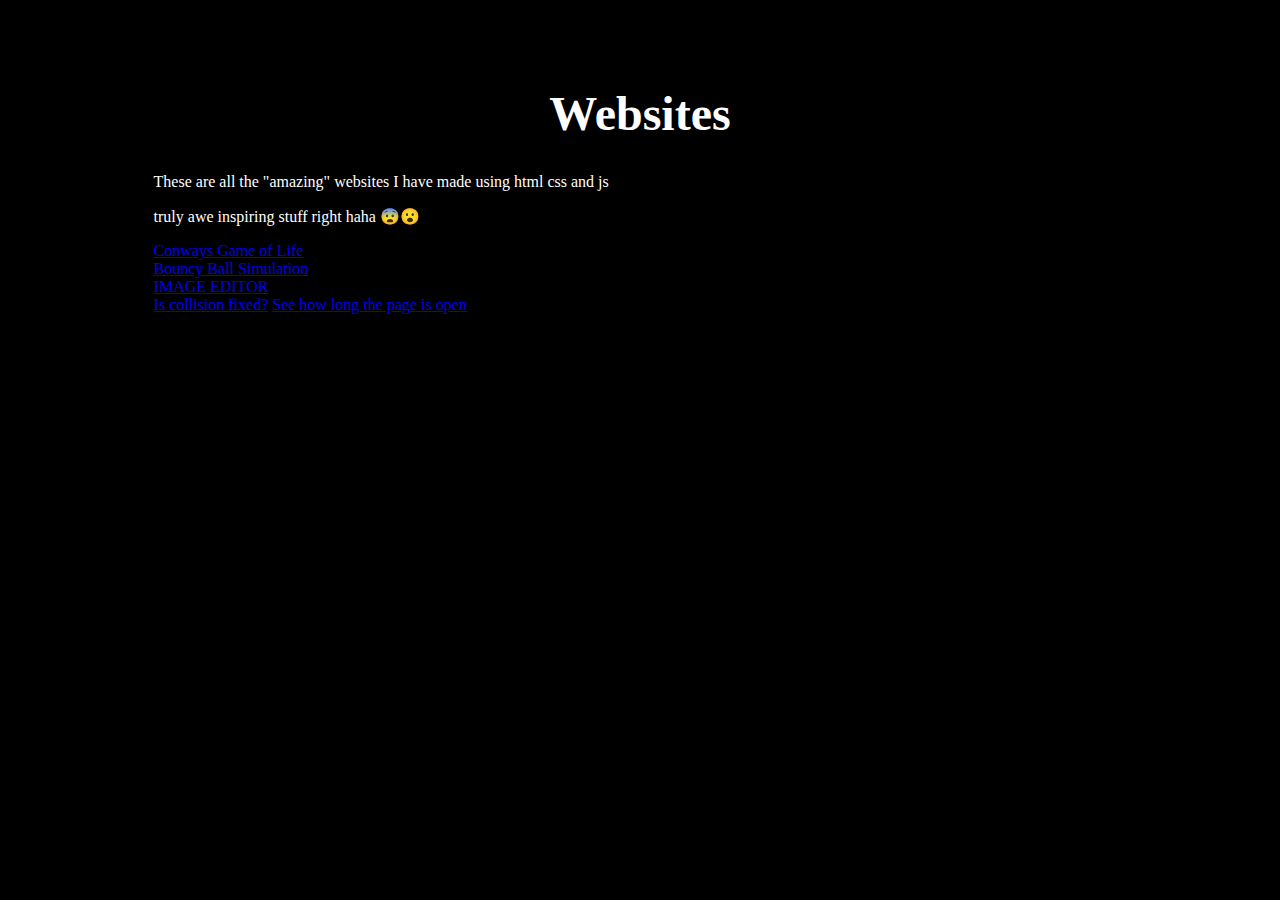
<file: index.html>
<!DOCTYPE html>

<head>
    <title>Polegonz</title>
    <link href="./style.css" rel="stylesheet" />
</head>

<body>
    <br> <br> <br>
    <h1>Websites</h1>

    <p>These are all the "amazing" websites I have made using html css and js</p>
    <p>truly awe inspiring stuff right haha 😨😮</p>

    <a href="./Conway/Index.html">Conways Game of Life</a> <br>
    <a href="./Bouncy/Main.html">Bouncy Ball Simulation</a> <br>
    <a href="./Image Editor/editor.html">IMAGE EDITOR</a> <br>
    <a href="./iscolfixed/main.html">Is collision fixed?</a>

    <a href="./BackgroundTimer/index.html">See how long the page is open</a>
</body>
</file>
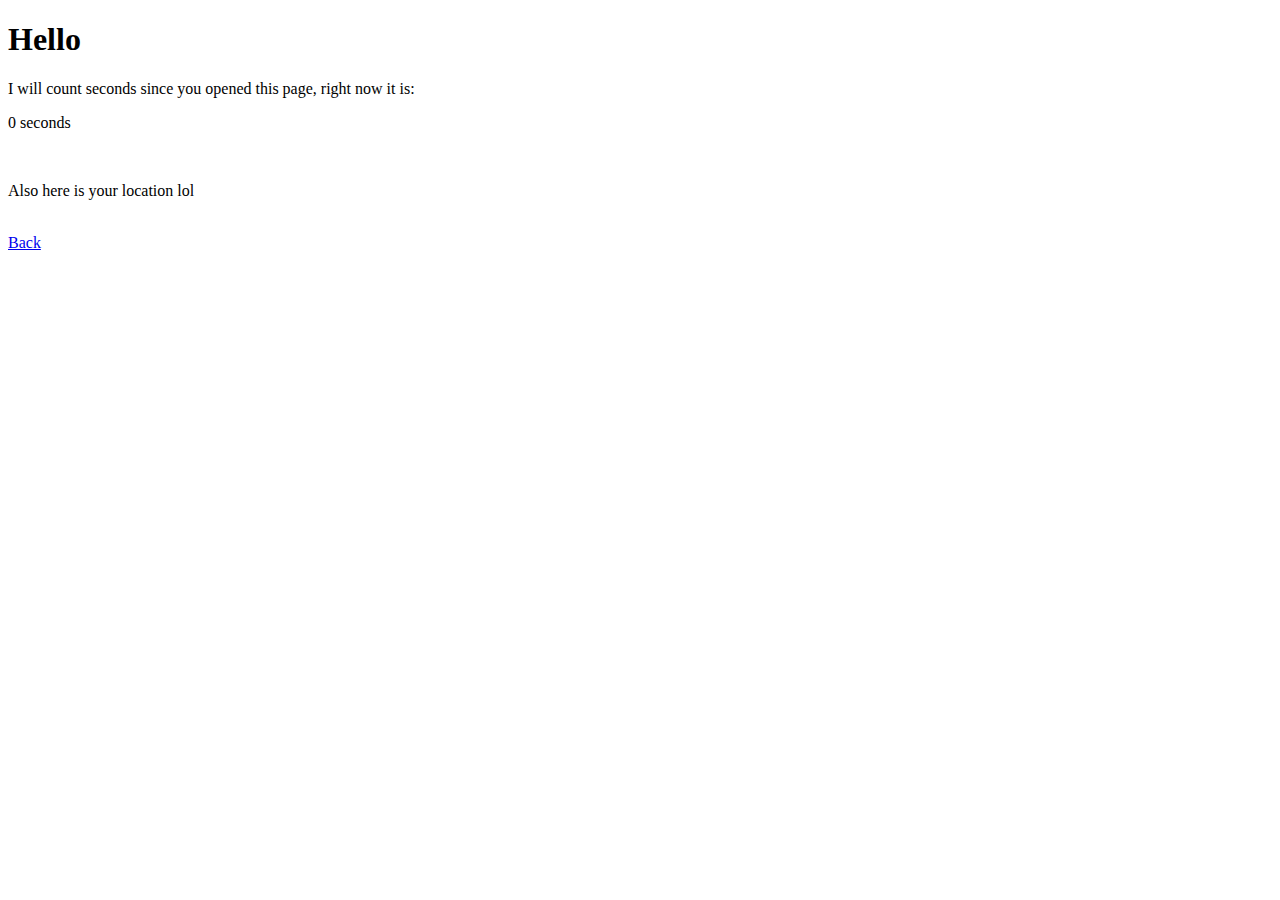
<file: BackgroundTimer/index.html>
<!DOCTYPE html>
<html lang="en">
<head>
    <meta charset="UTF-8">
    <meta name="viewport" content="width=device-width, initial-scale=1.0">
    <title>Background Timer</title>
</head>
<body>
    <h1>Hello</h1>
    <p>I will count seconds since you opened this page, right now it is:</p>
    <p id="seconds">0 seconds</p>
    <br>
    <p>Also here is your location lol</p>
    <p id="demo"></p>


    <br><a href="/index.html">Back</a>
</body>

<script src="./time.js"></script>
</html>
</file>
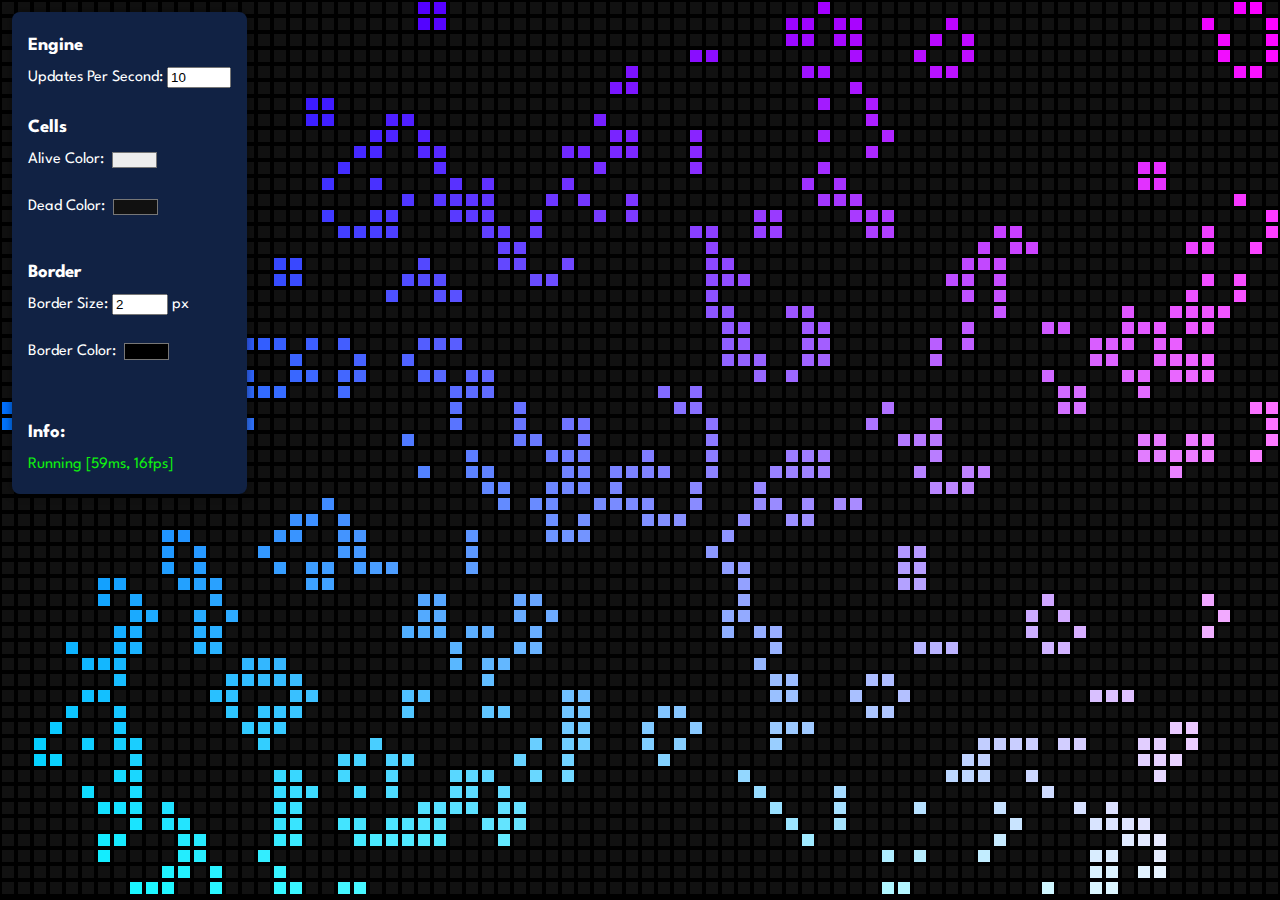
<file: Conway/Index.html>
<!DOCTYPE html>

<head>
    <title>Conways Game of life</title>
    <link href="./style.css" rel="stylesheet" />
    <link href='https://fonts.googleapis.com/css?family=League Spartan' rel='stylesheet'>
</head>

<body>
    <header>
        <!-- EDITOR -->
        <h3>Engine</h3> <br />
        <p>Updates Per Second: </p> <input type="number" min="4" max="100" value="10" id="fps" /> <br />

        <h3>Cells</h3> <br />
        <p>Alive Color: </p> <input type="color" value="#EEEEEE" id="alive_col" /> <br />
        <p>Dead Color: </p> <input type="color" value="#111111" id="dead_col" /> <br /> <br />

        <h3>Border</h3> <br />
        <p>Border Size: </p> <input type="number" max="10" min="0" value="2" id="border" /> <p>px</p> <br />
        <p>Border Color: </p> <input type="color" value="#000000" id="border_col" /> <br /> <br />

        <br /><h3>Info: </h3> <br />
        <p id="info">Running</p>
    </header>

    <div></div>

    <script src="./script.js"></script>
</body>
</file>
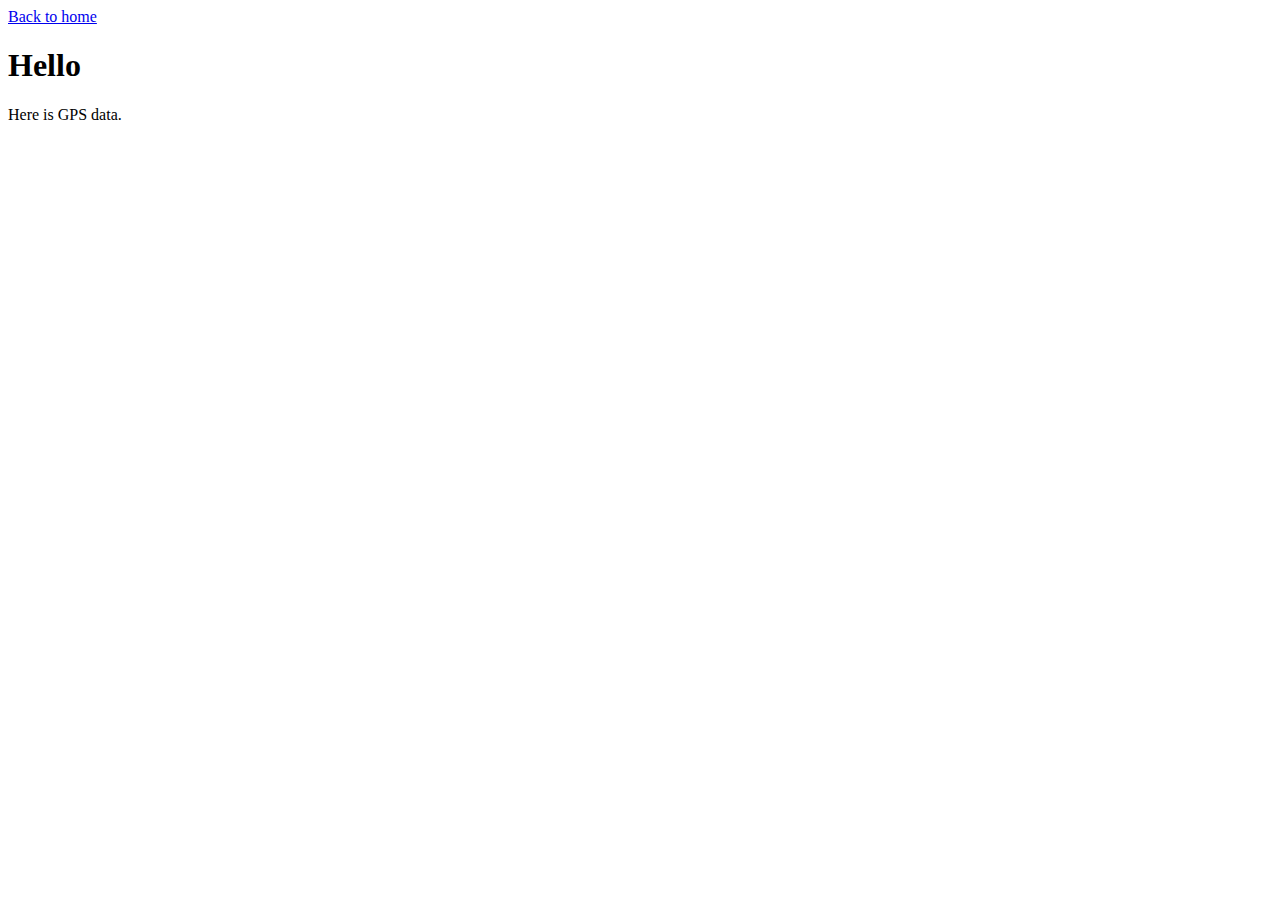
<file: GPS/index.html>
<!DOCTYPE html>
<html lang="en">
<head>
    <meta charset="UTF-8">
    <meta name="viewport" content="width=device-width, initial-scale=1.0">
    <title>GPS</title>
</head>
<body>
    <a href="/index.html">Back to home</a><br>

    <h1>Hello</h1>
    <p>Here is GPS data.</p>
    <p id="data"></p>
</body>

<script src="./time.js"></script>
</html>
</file>
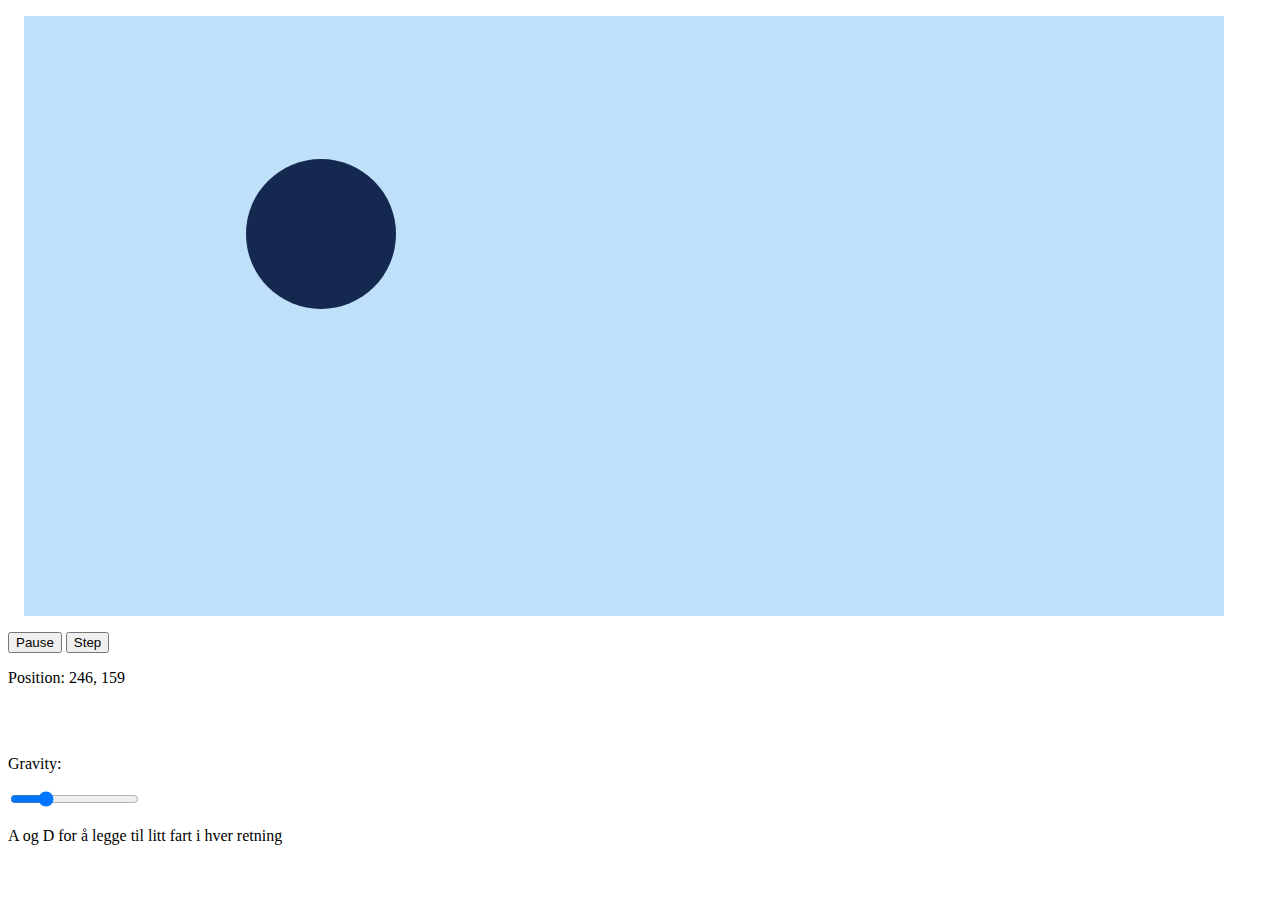
<file: Bouncy/Main.html>
<!DOCTYPE html>

<header>
    <title>Bouncy Ball</title>
</header>

<body>
    <div id="Viewport" style="width: 1200px; height: 600px; background-color: #c0dff8; margin: 16px;"></div>

    <input type="button" id="Break" value="Stop running"> <input type="button" id="Step" value="Step">
    <br>
    <p id="data"></p>

    <br><br>
    <p>Gravity: </p><input type="range" min="-20" max="20" value="-9.81" id="slider">

    <br /> <p>A og D for å legge til litt fart i hver retning</p>
    
    <script src="./Script.js"></script>
</body>
</file>
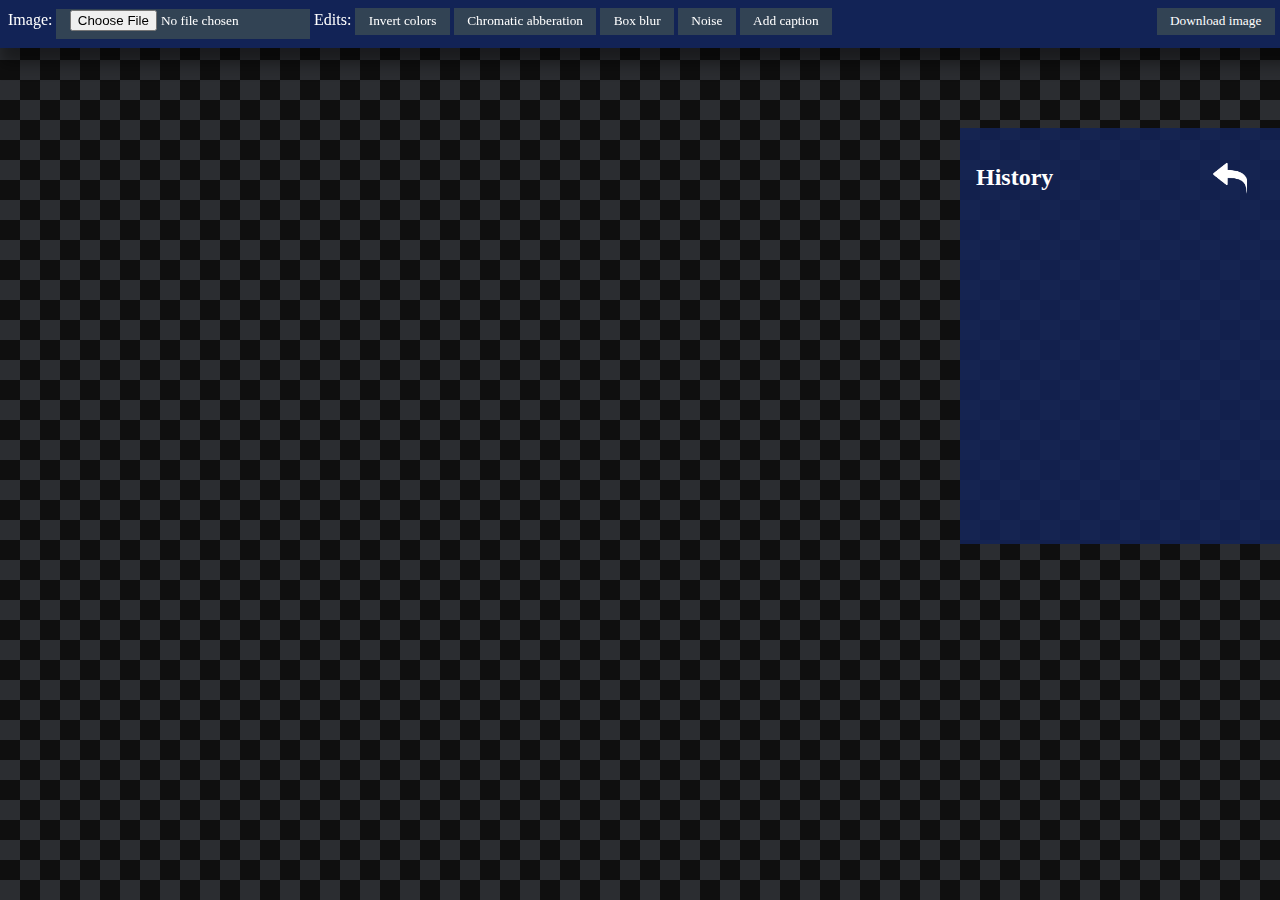
<file: Image Editor/editor.html>
<!DOCTYPE html>
<html lang="en">
<head>
    <meta charset="UTF-8">
    <meta name="viewport" content="width=device-width, initial-scale=1.0">
    <title>QuickEdit</title>

    <link rel="stylesheet" href="./style.css" />
</head>

<body class="unselectable">
    <!-- Bar at top -->
    <div id="bar">
        <p>Image:</p>
        <input type="file" id="image_select" />

        <!-- Edits -->
        <p>Edits:</p>
        <input type="button" id="invert_btn" value="Invert colors" />
        <input type="button" id="chromatic_abberation_btn" value="Chromatic abberation" />
        <input type="button" id="box_blur_btn" value="Box blur" />
        <input type="button" id="noise_btn" value="Noise" />
        <input type="button" id="caption_btn" value="Add caption" />

        <input type="button" value="Download image" id="download" />
    </div>

    <div id="history">
        <h2>History</h2>
        <ul id="history_list"> </ul> 

        <input type="button" id="undo" />
    </div>

    <div id="options" hidden="true">
        <h1 class="center">Options for "Effect"</h1>

        <ul id="options-list">
        </ul>

        <div class="bottom center-div">
            <input type="button" value="Cancel" class="big" id="cancel" />
            <input type="button" value="Apply" class="big highlight" id="apply" />
        </div>
    </div>

    <div id="viewport">
        <canvas id="canvas"></canvas>
    </div>
</body>

<script src="script.js"></script>
<script src="view.js"></script>

</html>
</file>
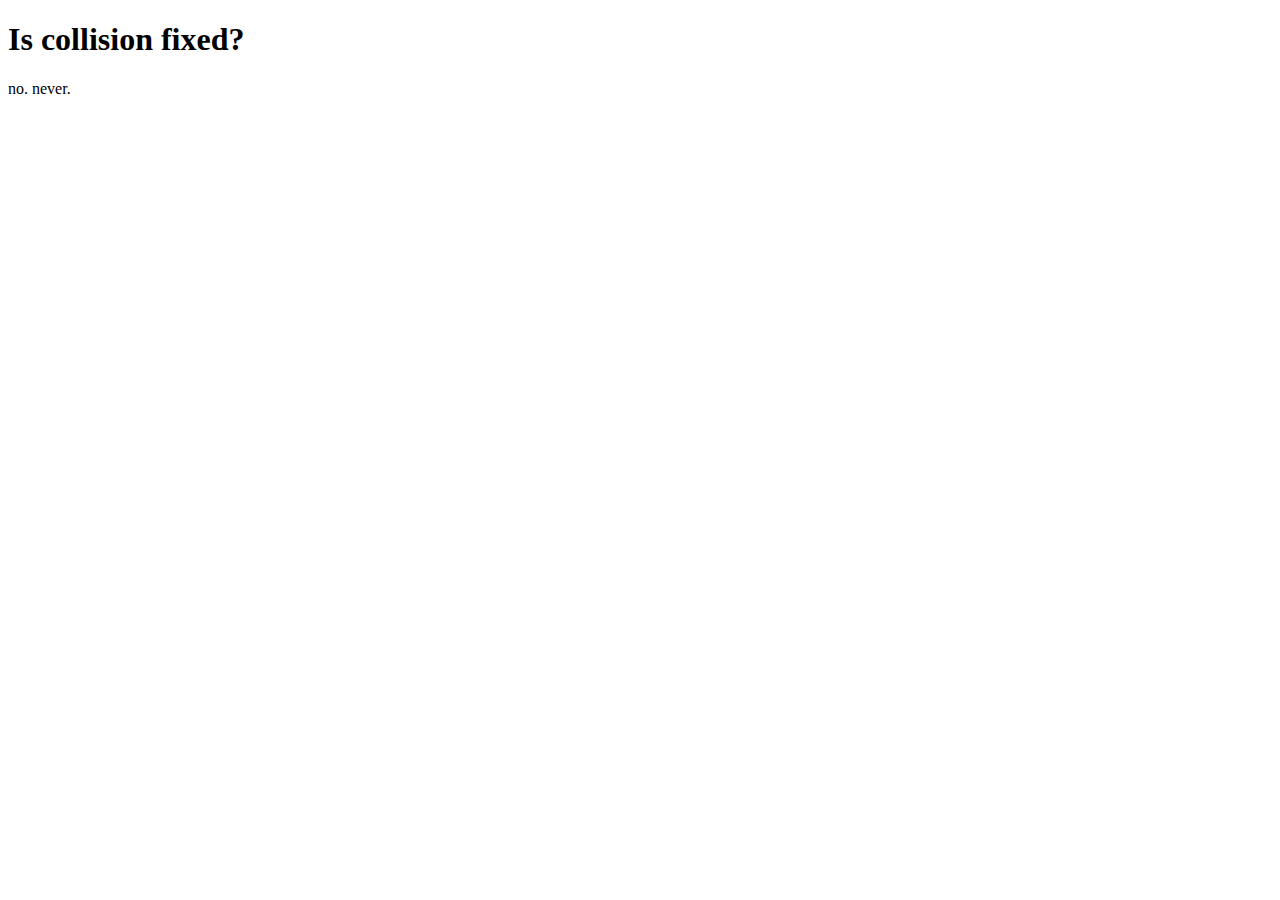
<file: iscolfixed/main.html>
<!DOCTYPE html>
<html lang="en">
<head>
    <meta charset="UTF-8">
    <meta name="viewport" content="width=device-width, initial-scale=1.0">
    <title>Is collision fixed?</title>
</head>
<body>
    <h1>Is collision fixed?</h1>
    <p>no. never.</p>
</body>
</html>
</file>
<file: style.css>
body {
    font-family: "Consolas";
    margin: 0 12%;
    background-color: black;
}

:not(body):not(a) {
    color: white;
}

h1 {
    font-size: 3em;
    font-weight: bolder;
    text-align: center;
}

img {
    position: absolute;
    top: 0;
    left: 0;
    width: 100%;
    height: 100%;
    object-fit: cover;

    z-index: -99;
    -webkit-filter: blur(12px); /* Safari 6.0 - 9.0 */
    filter: blur(12px);
}
</file>
<file: Conway/style.css>
html, body { margin: 0; height: 100%;  overflow: hidden }

body {
    color: white;
    font-size: 1em;
    font-family: "League Spartan";
}

.pixel {
    box-sizing: border-box;
    position: absolute;
    border: 2px solid black;
}

header {
    position: absolute;
    z-index: 1;
    background-color: #124;

    padding: 6px 16px; margin: 12px;
    border: none; border-radius: 8px;
    box-shadow: rgba(0, 0, 0, 0.5) 0 0 10px;
}

header > * {
    display: inline-block;
    vertical-align: middle;
}

h3 {
    margin-top: 1em;
    margin-bottom: 0;
}



/* INPUTS */
input[type="color"] {
    border: none;
    background: none;

    height: 2em;
    width: 4em;
    margin-top: 0px;
}
</file>
<file: Image Editor/style.css>
body {
    padding: 0;
    margin: 0;
    background-image: url("./img/Tile.png");

    color: white;
    font-family: "Consolas";
    
    overflow: hidden;
}

input {
    display: inline;
    text-decoration: none;
    background-color: #324354;
    border: none;

    color: white;
    font-family: "Consolas";

    height: 2em;
    padding: 0.125em 1em;
}

p {
    display: inline;
}

canvas {
    position: relative;
}


#download {
    float: right;
    margin-right: 1em;
}



#bar {
    position: fixed;
    left: 0;
    top: 0;

    height: 2em;
    width: 100%;
    
    margin: 0;
    padding: 0.5em;

    justify-content: center;

    background-color: #122356;
    box-shadow: rgba(0, 0, 0, 0.4) 0 1em 1em;
}

#history {
    position: absolute;

    right: 0px;
    top: 8em;
    width: 18em;
    height: 24em;

    padding: 1em;
    overflow: scroll;

    background-color: #122356DD;
    border: #122356 0.5em;
}

#options {
    position: absolute;
    top: calc(50% - 18em);
    left: calc(50% - 13em);
    
    padding: 2em;
    -webkit-box-sizing: border-box;
    -moz-box-sizing: border-box; 
    box-sizing: border-box;  

    width: 26em;
    height: 36em;
    background-color: #122356;
}

#viewport {
    position: absolute;
    z-index: -1;
    top: 3em;
    left: 0;

    height: calc(100% - 3em);
    width: 100%;
}

#canvas {
    position: absolute;
    top: 100px;
}

#undo {
    position: absolute;
    top: 2.5em;
    right: 2.5em;

    width: 2.5em;
    height: 2.5em;
    margin: 0;

    background-image: url("./img/Undo.png");
    background-size: contain;
    background-color: rgba(0, 0, 0, 0);
}

.unselectable {
    -webkit-touch-callout: none;
    -webkit-user-select: none;
    -khtml-user-select: none;
    -moz-user-select: none;
    -ms-user-select: none;
    user-select: none;
}

.center {
    text-align: center;
}

.center-div {
    transform: translate(35%, 0);
}

.bottom {
    position: absolute;
    bottom: 1em;
}

.big {
    font-size: 1.25em;
}

.highlight {
    background-color: aliceblue;
    color: #122356;
}
</file>
